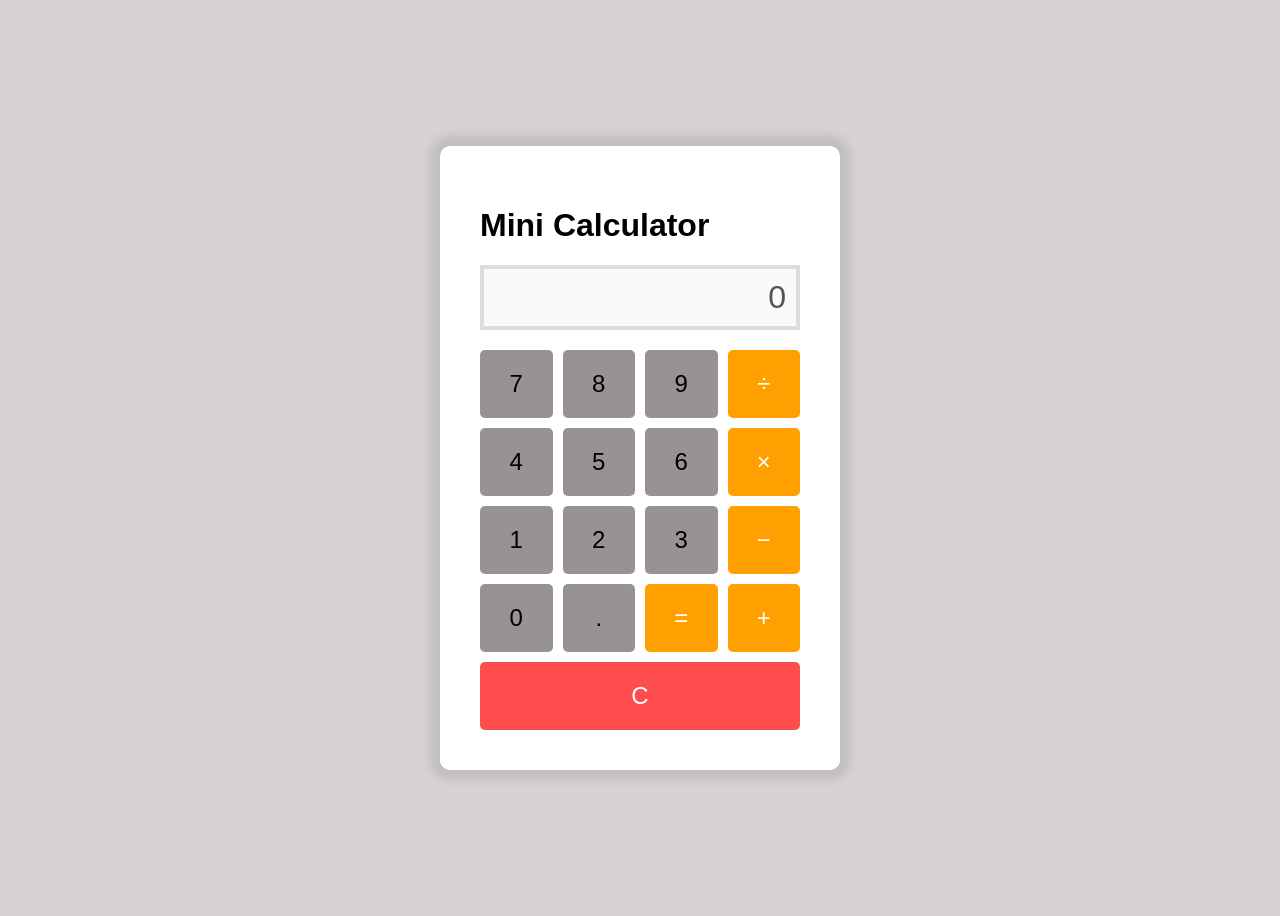
<file: convertor/calculator/index.html>
<!DOCTYPE html>
<html lang="en">
<head>
  <meta charset="UTF-8">
  <meta name="viewport" content="width=device-width, initial-scale=1.0">
  <title>Mini Calculator</title>
  <link rel="stylesheet" href="style.css">
</head>
<body>
  <div class="calculator">
    <h1>Mini Calculator</h1>
    <div class="display">
      <input type="text" id="display" placeholder="0" disabled />
    </div>
    <div class="buttons">
      <button class="btn" data-value="7">7</button>
      <button class="btn" data-value="8">8</button>
      <button class="btn" data-value="9">9</button>
      <button class="btn operator" data-value="/">÷</button>
      <button class="btn" data-value="4">4</button>
      <button class="btn" data-value="5">5</button>
      <button class="btn" data-value="6">6</button>
      <button class="btn operator" data-value="*">×</button>
      <button class="btn" data-value="1">1</button>
      <button class="btn" data-value="2">2</button>
      <button class="btn" data-value="3">3</button>
      <button class="btn operator" data-value="-">−</button>
      <button class="btn" data-value="0">0</button>
      <button class="btn" data-value=".">.</button>
      <button class="btn operator" data-value="=">=</button>
      <button class="btn operator" data-value="+">+</button>
      <button class="btn clear" data-value="C">C</button>
    </div>
  </div>
  <script src="script.js"></script>
</body>
</html>
</file>
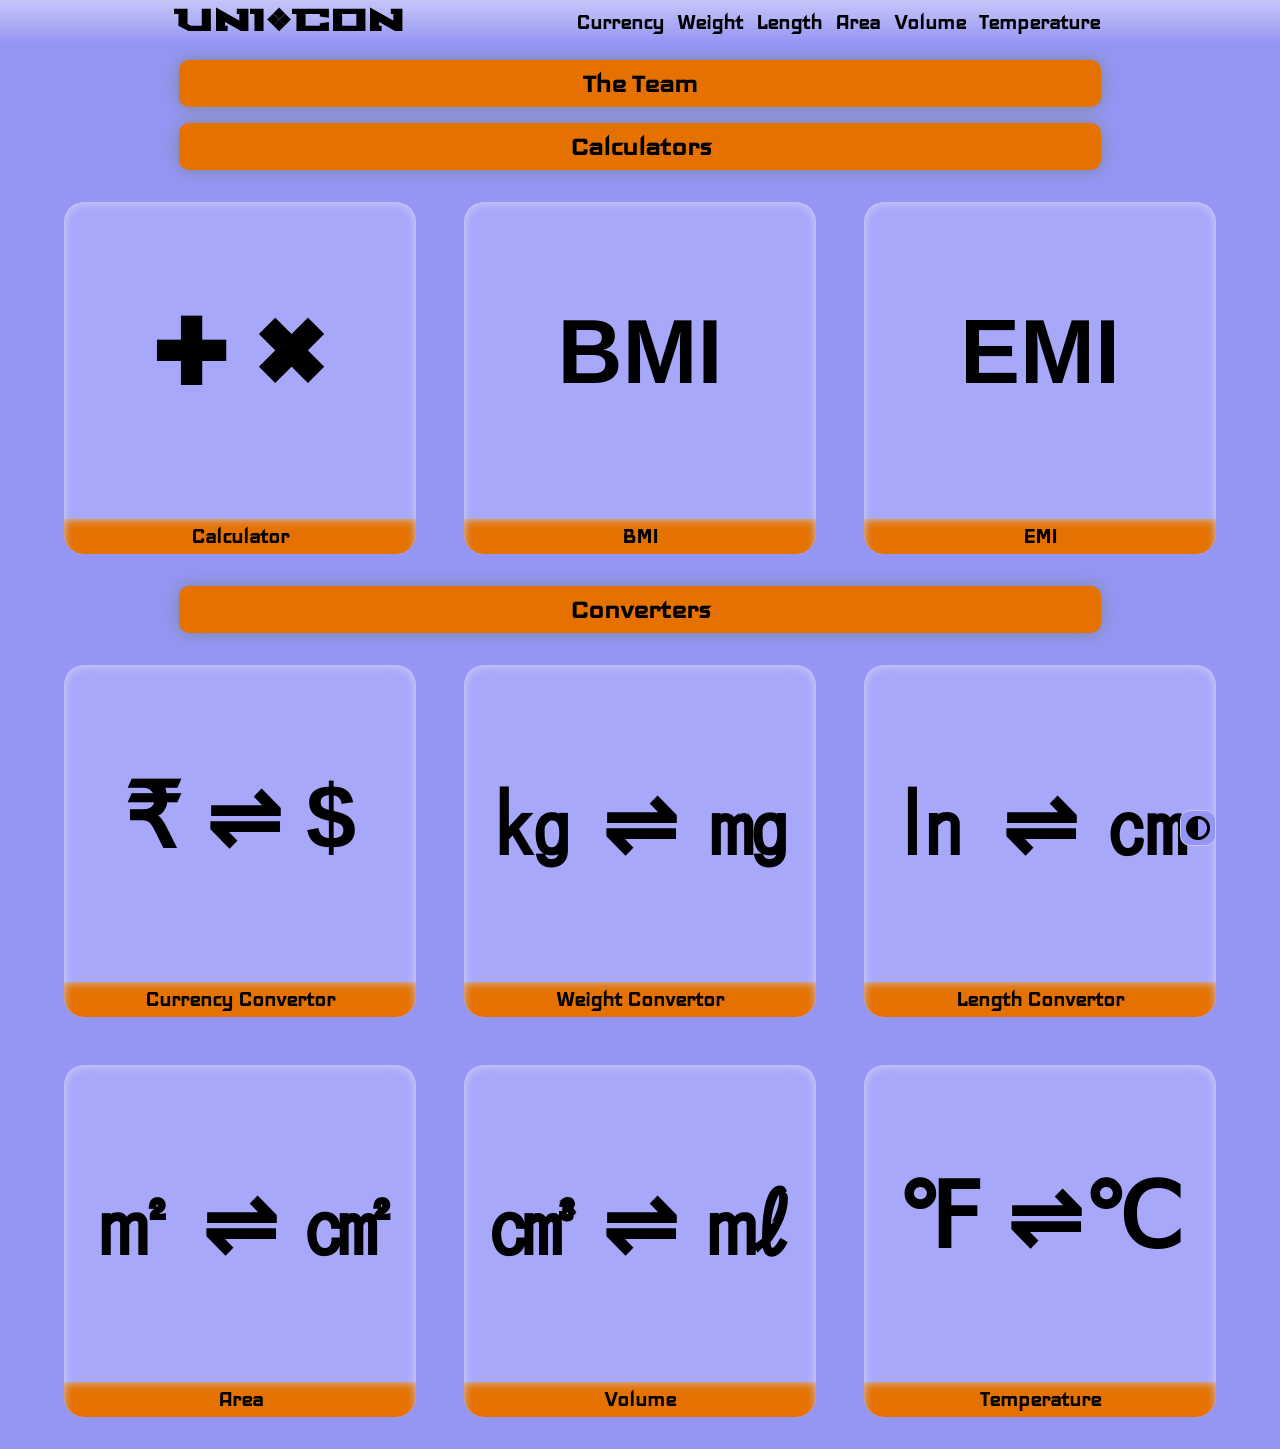
<file: convertor/theSquad/index.html>
<!DOCTYPE html>
<html lang="en">
<head>
    <meta charset="UTF-8">
    <meta
  name="description"
  content="An Universal Converter">
    <meta name="viewport" content="width=device-width, initial-scale=1.0">
    <link rel="stylesheet" href="style.css">
<link href="https://fonts.googleapis.com/css2?family=Iceland&display=swap" rel="stylesheet">
    <link rel="stylesheet" href="https://fonts.googleapis.com/css2?family=Material+Symbols+Outlined:opsz,wght,FILL,GRAD@24,400,0,0&icon_names=dark_mode" />
    <link rel="stylesheet" href="https://cdnjs.cloudflare.com/ajax/libs/font-awesome/6.7.1/css/all.min.css" integrity="sha512-5Hs3dF2AEPkpNAR7UiOHba+lRSJNeM2ECkwxUIxC1Q/FLycGTbNapWXB4tP889k5T5Ju8fs4b1P5z/iB4nMfSQ==" crossorigin="anonymous" referrerpolicy="no-referrer" />
    <link rel="icon" href="https://cdn.worldvectorlogo.com/logos/tqs.svg">
    <link rel="preconnect" href="https://fonts.googleapis.com">
<link rel="preconnect" href="https://fonts.gstatic.com" crossorigin>
<link href="https://fonts.googleapis.com/css2?family=Stalinist+One&display=swap" rel="stylesheet">
    <title>The Duo</title>
</head>
<body id="">
    <nav>
        <div class="logoDiv">
            <!-- <h2><span id="t">T</span>he <span id="D">D</span>uo </h2> -->
    <p class="tagLine"><span> UNI❖</span>CON</p>
        </div>
        <div class="menuDiv">
            <ul>
                <li><a href="/currencyConvertor/index.html">
                    <!-- <i class="fa-solid fa-indian-rupee-sign"></i> -->
                    <p>Currency</p>
                </a></li>
                <li><a href="/weight/index.html">
                    <!-- <i class="fa-solid fa-weight-hanging"></i> -->
                    <p>Weight</p>
                </a></li>
                <li><a href="/length/index.html">
                    <!-- <i class="fa-solid fa-ruler"></i> -->
                    <p>Length</p>
                </a></li>
                <li><a href="/area/index.html">
                    <!-- <i class="fa-solid fa-person-running"></i> -->
                    <p>Area</p>
                </a></li>
                <li><a href="/volume/index.html">
                    <!-- <i class="fa-solid fa-money-bill-transfer"></i> -->
                    <p>Volume</p>
                </a></li>
                <li><a href="/temperature/index.html">
                    <!-- <i class="fa-solid fa-temperature-three-quarters"></i> -->
                    <p>Temperature</p>
                </a></li>
            </ul>
            
        </div>
        <!-- <div class="contactUsDiv">
            <button>Contact Us</button>
            <button>Call</button>
            <button>Message</button>
           
        </div> -->
    </nav>

    <h1 id="membersToggle" class="conBtn"> The Team </h1>
    <div class="cardCont">
        <div class="card" id="ravi">
            <i class="fa-solid fa-user" id="cardPhoto"></i>
            <!-- <img id="cardPhoto" src="https://img.freepik.com/free-photo/man-wearing-red-bow-tie-man-wearing-red-bow-tie-doing-two_1298-376.jpg?ga=GA1.1.868211576.1685448331&semt=ais_hybrid" alt=""> -->
            <div class="cardDetails">
                <h2 class="effect" id="name">Ravi Kumar</h2>
                <p id="nameInfo">Web Developer || Problem Solver</p>
                <p id="rollNo">Enroll. : <strong>0111CS221171</strong></p>
                <div class="contactLinkDiv">
                    
                    <a id="linkedInLinkBtn" class="button" href=""><i class="fa-brands fa-linkedin"></i></a>
                    <a id="mailLinkBtn" class="button" href=""><i class="fa-solid fa-envelope"></i></a>
                    <a  id="gitHubLinkBtn" class="button" href=""> <i class="fa-brands fa-github"></i></a>
                </div>
            </div>
            
        </div>
        
        <div class="card" id="vaidik">
            <i class="fa-solid fa-user" id="cardPhoto"></i>
            <!-- <img id="cardPhoto" src="https://img.freepik.com/premium-photo/young-hipster-man-with-his-arms-crossed_1368-14150.jpg?ga=GA1.1.868211576.1685448331&semt=ais_hybrid" alt=""> -->
            <div class="cardDetails">
                <h2 class="effect"  id="name">Vaidik Choudary</h2>
                <p id="nameInfo">Web Developer || Problem Solver</p>
                <p id="rollNo">Enroll. : <strong>0111CS221229</strong></p>
                <div class="contactLinkDiv">
                    <a id="linkedInLinkBtn" class="button"  href=""><i class="fa-brands fa-linkedin"></i></a>
                    <a  id="gitHubLinkBtn" class="button" href=""><i class="fa-brands fa-github"></i></a>
                    <a id="mailLinkBtn" class="button" href=""><i class="fa-solid fa-envelope"></i></a>
                </div>
            </div>
        </div>
    </div>

    <h1 class="conBtn" >Calculators</h1>
    <div class="projectCont">
        
            
        <a href="/calculator/index.html">
            <div class="projectCard" id="CurrencyConvertor">
                <div class="projectImgDiv">
                <!-- <img src="/theSquad/currency.png" alt=""> -->
                 <p  class="cardLogo">&#10010; &#10006; </p>
                <div class="projectInfoDiv">
                    <h2>Calculator</h2>
                <p>A length converter changes one unit of length (like meters or feet) into another. <br><br>
                    It’s useful for construction, design, travel, and measurements in various fields.</p>
                </div>
                </div>
            </div>
        </a>
    
        <a href="/BMI/index.html">
            <div class="projectCard" id="CurrencyConvertor">
                <div class="projectImgDiv">
                    <p class="cardLogo ">BMI</p>
                <div class="projectInfoDiv">
                    <h2 >BMI</h2>
                <p>A length converter changes one unit of length (like meters or feet) into another. <br><br>
                    It’s useful for construction, design, travel, and measurements in various fields.</p>
                </div>
                </div>
            </div>
        </a>
    
        <a href="/EMI/index.html">
            <div class="projectCard" id="CurrencyConvertor">
                <div class="projectImgDiv">
                    <p class="cardLogo">EMI</p>
                <div class="projectInfoDiv">
                    <h2>EMI</h2>
                <p>A length converter changes one unit of length (like meters or feet) into another. <br><br>
                    It’s useful for construction, design, travel, and measurements in various fields.</p>
                </div>
                </div>
            </div>
        </a>
    
    
        </div>
        


    <h1 id="miniProject" class="conBtn">Converters</h1>
    <div class="projectCont">
    <a href="/currencyConvertor/index.html">    
        <div class="projectCard" id="CurrencyConvertor">
            <div class="projectImgDiv">
                <p class="cardLogo">&#8377; ⇌ &#36;</p>
            <div class="projectInfoDiv">
                <h2>Currency Convertor</h2>
            <p>A currency converter changes one currency into another based on current exchange rates.
               <br> <br> It’s useful for travel, international transactions, and global business.</p>
            </div>
            </div>
        </div>
    </a>

        <a href="/weight/index.html">
        <div class="projectCard" id="CurrencyConvertor">
            <div class="projectImgDiv">
                <p class="cardLogo">&#13199; ⇌ &#13198;</p>
            <div class="projectInfoDiv">
                <h2>Weight Convertor</h2>
            <p>A mass converter changes one unit of mass (like grams or pounds) into another.
             <br><br>   It’s helpful for cooking, science, and industries that require precise measurements.</p>
            </div>
            </div>
        </div>
    </a>

    <a href="/length/index.html">
        <div class="projectCard" id="CurrencyConvertor">
            <div class="projectImgDiv">
                <p class="cardLogo">&#13265; ⇌ &#13213;</p>
            <div class="projectInfoDiv">
                <h2>Length Convertor</h2>
            <p>A length converter changes one unit of length (like meters or feet) into another. <br><br>
                It’s useful for construction, design, travel, and measurements in various fields.</p>
            </div>
            </div>
        </div>
    </a>

    <a href="/area/index.html">
        <div class="projectCard" id="CurrencyConvertor">
            <div class="projectImgDiv">
                <p class="cardLogo">&#13217; ⇌  ㎠</p>
            <div class="projectInfoDiv">
                <h2>Area</h2>
            <p>A length converter changes one unit of length (like meters or feet) into another. <br><br>
                It’s useful for construction, design, travel, and measurements in various fields.</p>
            </div>
            </div>
        </div>
    </a>

    <a href="/volume/index.html">
        <div class="projectCard" id="CurrencyConvertor">
            <div class="projectImgDiv">
                <p class="cardLogo">㎤ ⇌ ㎖</p>
            <div class="projectInfoDiv">
                <h2>Volume</h2>
            <p>A length converter changes one unit of length (like meters or feet) into another. <br><br>
                It’s useful for construction, design, travel, and measurements in various fields.</p>
            </div>
            </div>
        </div>
    </a>

    <a href="/temperature/index.html">
        <div class="projectCard" id="CurrencyConvertor">
            <div class="projectImgDiv">
                <p class="cardLogo">&#8457; ⇌&#8451;</p>
            <div class="projectInfoDiv">
                <h2>Temperature</h2>
            <p>A length converter changes one unit of length (like meters or feet) into another. <br><br>
                It’s useful for construction, design, travel, and measurements in various fields.</p>
            </div>
            </div>
        </div>
    </a>


    </div>
    
   
</img>


        <div class="MmenuDiv">
            <ul>
                <li><a href="/currencyConvertor/index.html">
                    <i class="fa-solid fa-indian-rupee-sign"></i>
                    <p>Currency</p>
                </a></li>
                <li><a href="/weight/index.html">
                    <i class="fa-solid fa-weight-hanging"></i>
                    <p>Weight</p>
                </a></li>
                <li><a href="/length/index.html">
                    <i class="fa-solid fa-ruler"></i>
                    <p>Length</p>
                </a></li>
                <li><a href="/area/index.html">
                    <i class="fa-solid fa-person-running"></i>
                    <p>Area</p>
                </a></li>
                <li><a href="/volume/index.html">
                    <i class="fa-solid fa-money-bill-transfer"></i>
                    <p>Volume</p>
                </a></li>
                <li><a href="/temperature/index.html">
                    <i class="fa-solid fa-temperature-three-quarters"></i>
                    <p>Temperature</p>
                </a></li>
            </ul>
            
        </div>
        
        <!-- 
            <footer>
                <h1>Universal Converter</h1>
                <div class="listDiv">
                    <ul>
                        <li><a href="">Currency Convertor</a></li>
                        <li><a href="">Length</a></li>
                    <li><a href="">Weigth</a></li>
                    <li><a href="">EMI</a></li>
                    <li><a href="">Temperature</a></li>
                </ul>
            </div>
            
        </footer> -->
        <footer>
            
        </footer>

        <!-- <a  title="home" id="homeBtn" href="/theSquad/index.html"><i class="fa-solid fa-house"></i></a> -->
        <!-- <img title="Switch Mode"  id="darkModeBtn" src="https://cdn-icons-png.flaticon.com/128/1312/1312343.png"  class="material-symbols-outlined"> -->
        <i class="fa-solid fa-circle-half-stroke"  id="darkModeBtn"></i>
        
    <script src="script.js"></script>
</body>
</html>
</file>
<file: convertor/calculator/style.css>
body {
    display: flex;
    justify-content: center;
    align-items: center;
    height: 100vh;
    background-color: #d7d3d3;
    font-family: Arial, sans-serif;
    
  }
  
  .calculator {
    background: white;
    padding: 40px;
    border-radius: 10px;
    box-shadow: 0 0 10px 10px rgba(0, 0, 0, 0.1);
    width: 20rem;
    height: auto;
    overflow: hidden;
  }
  
  .display {
    margin-bottom: 10px;
  }
  
  .display input {
    width: 100%;
    font-size: 2em;
    text-align: right;
    padding: 10px;
    border: 4px solid #ddd;
    margin-bottom: 10px;
    outline: none;
    box-sizing: border-box;
  }
  
  .buttons {
    display: grid;
    grid-template-columns: repeat(4, 1fr);
    gap: 10px;
  }
  
  .btn {
    padding: 20px;
    font-size: 1.5em;
    background-color: #999292;
    border: none;
    border-radius: 5px;
    cursor: pointer;
    transition: background-color 0.2s;
  }
  
  .btn:hover {
    background-color: #e0e0e0;
  }
  
  .operator {
    background-color: #ff9f00;
    color: white;
  }
  
  .clear {
    grid-column: span 4;
    background-color: #ff4c4c;
    color: white;
  }
</file>
<file: convertor/theSquad/style.css>
.iceland-regular {
    font-family: "Iceland", sans-serif;
    font-weight: 400;
    font-style: normal;
  }
  .stalinist-one-regular {
    font-family: "Stalinist One", sans-serif;
    font-weight: 400;
    font-style: normal;
  }
  
*{
    padding: 0;
    margin: 0;
    box-sizing: border-box;
    scroll-behavior: smooth;
    user-select: none;
}
.effect::before{
    opacity: 0;
    transition: all ease 300ms;
    z-index: 1;
    content: " ";
    width: 10%;
    height: 5%;
    border-radius: 1000px;
    position: absolute;
    left:44%;
    bottom: -10%;
    background-color:var(--prim) ;
}
.effect:hover::before{
    position: absolute;
    opacity: 1;
    z-index: -1;
    bottom:100%;
    height: 100%;
    border-radius: 10px;
    
    width: 100%;
    left: 0;
    bottom:0;
     transition: all ease 330ms;
     background-color: var(--prim);
     color:var(--ter);
 }
button{
    cursor: pointer;
    font-size: 16px;
    min-width: fit-content;
    border:none;
    padding:1rem .41em; 
    color:var(--ter);
    width: 15%;
    border: 1px solid var(--shadow);
    border-radius: 500px;
    background-color: var(--sec);
    
}
button:hover{
    color:var(--shadow);
    border:1px solid var(--light_sec);
    background-color: var(--light_sec);
    backdrop-filter: blur(5px);
    transition: all ease 300ms;
}
button:active{
    box-shadow: inset 0em 0em 5px var(--ter) ;
}
.button{
    cursor: pointer;
    font-size: 18px;
    font-weight: bold;
    min-width: fit-content;
    border:none;
    padding:.1rem .41em; 
    width: 15%;
    /* border: 1px solid var(--shadow); */
    border-radius: 500px;
    background-color: var(--sec);
    
}
.button:hover{
    color:var(--shadow);
    border:1px solid var(--light_sec);
    background-color: var(--light_sec);
    backdrop-filter: blur(5px);
    transition: all ease 300ms;
}
.button:active{
    box-shadow: inset .2em .2em 5px var(--ter) ;
}
html{
    
}
body{
    overflow-x: hidden;
    background-color: var(--prim);
    transition:  all ease 300ms;
    width: 100vw;
    /* overflow: hidden; */
    font-family: 'Segoe UI', Tahoma, Geneva, Verdana, sans-serif;
    --orange:#e57200;
    --prim:#9595f3;
    --sec:#c7caf4;
    --light_sec:#b0b0fc71;
    --ter: black;
    --shadow:rgba(255, 255, 255, 0.466);
}
body::-webkit-scrollbar{
    width: 20px;
    background-color: var(--shadow);
}
body::-webkit-scrollbar-thumb{
    width: 20px;
    color:var(--ter);
    background-color: var(--prim);
    border-radius: 20px;
    box-shadow: inset 3px 4px var(--ter) ;
}

.darkMode{
    --prim:rgb(0, 0, 0) !important;
--sec:rgba(89, 89, 89, 0.935) !important;
--light_sec:rgba(117, 117, 117, 0.438) !important;
--ter: rgb(255, 255, 255) !important;
--shadow:rgba(167, 163, 163, 0.791) !important;
} 

nav{
    z-index: 99;
    position:sticky;
    top:0%;
    backdrop-filter: blur(3px);
    /* box-shadow: 10px 10px 10px var(--light_sec); */
    /* border-radius: 0px 0px 20px 20px; */
    /* background-color: var(--prim); */
    background-image: linear-gradient(to bottom,var(--shadow),var(--prim)); 
    gap:.5rem;
    width: 100vw;
    padding:0rem 1rem;
    display: flex;
    flex-wrap: wrap;
    align-items: center;
    justify-content: space-evenly;
    transition: all ease 300ms;
}
nav>div{
    text-align: center;
    /* flex-grow: 1; */
}
.logoDiv{
    position: relative;
    /* margin-left: -4em; */
    max-width: fit-content;
    /* border: 1px solid var(--ter); */
    display: flex;
    flex-direction: column;
    justify-content: start;
    align-items: start;

}
.tagLine{
    font-family: "Stalinist One", sans-serif;
    width: fit-content;
    font-size: 30px;
    color: var(--ter) !important;
    /* text-shadow: 0px 0px 15px var(--ter); */
}
.logoDiv h2{
    color:var(--ter);
    font-family:Georgia, 'Times New Roman', Times, serif;
    font-weight: bolder;
}
.logoDiv h2 span{
    font-family:'Franklin Gothic Medium', 'Arial Narrow', Arial, sans-serif;
    font-size: 28px;
    /* color: var(--ter); */
}
nav:hover .logoDiv h2 span{
    transition:all ease 300ms;
    color: red;
}
.logoDiv p{
    min-width: 160px;
    font-weight: bold;
    text-align: left;
    color:var(--ter);
}   
.logoDiv p span{
    /* text-decoration:  underline var(--ter) ; */
}
.menuDiv{
    overflow: hidden;
    height: 100%;
    /* align-self: self-start; */
    /* justify-self: start; */
    width: fit-content;
    border-radius: 0px 0px 20px 20px;
    font-family: "Iceland", sans-serif;
    /* border:1px solid var(--ter); */
}
.menuDiv ul{
    /* width: fit-content; */
    /* border: 2px solid var(--orange); */
    /* background-color: #ed870a43; */
    list-style: none;
    display: flex;
    flex-wrap: wrap;
    align-items: center;
    justify-content: center;
    /* width: 100%; */
    overflow: hidden;
}
.menuDiv li{
    position: relative;
    cursor: pointer;
    padding:.41em;
    /* background-color: var(--sec); */
    /* border:1px solid var(--shadow); */
    /* border-radius: 200px; */
}

.menuDiv li:hover{
    /* border:1px solid transparent; */
    transition: all ease 300ms;
    color:var(--shadow);
    /* border:1px solid var(--light_sec); */
    /* background-color: var(--light_sec); */
    backdrop-filter: blur(5px);
}
.menuDiv li:active{
    box-shadow: inset 0px 0px 4px var(--ter) ;
    background-color: var(--sec);
    /* box-shadow: inset 2px 2px 4px var(--ter); */
    transition: all ease 300ms;
    color:var(--shadow);

}
.menuDiv a{
    /* border:1px solid var(--ter); */
    text-decoration: none;
    color:var(--ter);
    font-size: 24px;
    font-weight: bold;
}
.menuDiv li:hover a{
    color:var(--shadow);
}


.contactUsDiv{
    font-family: "Iceland", sans-serif;
    /* border:1px solid var(--ter); */
    display: flex;
    align-items: center;
    justify-content: center;
    gap:10px;

}
.contactUsDiv button{
    cursor: pointer;
    font-size: 16px;
    min-width: fit-content;
    border:none;
    padding:1rem .41em;  
    width: 15%;
    /* border: 1px solid var(--shadow); */
    border-radius: 500px;
    /* background-color: var(--sec); */
    
}
.contactUsDiv button:hover{
    color:var(--shadow);
    border:1px solid var(--light_sec);
    background-color: var(--light_sec);
    backdrop-filter: blur(5px);
    transition: all ease 300ms;
}
.contactUsDiv button:active{
    box-shadow:  inset 0px 0px 4px var(--ter);

}







.cardCont{
    font-family: "Iceland", sans-serif;
    /* margin-top: 200px; */
    width: 90vw;
    margin-left: 5vw;
    /* margin:2rem 0rem; */
    /* border-radius: 100px; */
    display: flex;
    flex-wrap: wrap;
    gap:3rem;
    align-items: center;
    justify-content:center;
    position: relative;
    overflow: hidden;
}
#membersToggle{
    /* border-radius: 10px;
    width: 160px;
    text-align: center;
    padding: 8px;
    color:black;
    background-color: var(--orange);
    font-family: "Iceland", sans-serif; */
    cursor: pointer;
    margin-block: 1rem;
    /* margin-left: 2rem; */
    /* text-decoration: underline; */
    /* text-decoration: ; */
}
#membersToggle span{
    text-decoration: none !important;
    font-size: 12px;
}
.card{
    margin-bottom: 2em;
    box-shadow: inset 0px 0px 2px var(--sec);
    background-color: var(--light_sec);
    /* border: 1px solid var(--ter); */
    position: relative;
    /* margin-block: 1rem; */
    overflow: hidden;
    /* width: 100%; */
    justify-content: space-evenly;
    display: none;
    flex-wrap: wrap-reverse;
    align-items: stretch;
    width: 20rem;
    height: 20rem;
    transition: all ease 300ms;
    border-radius: 20px;
    /* border: 1px solid var(--ter); */
    transition: all ease 300ms;
}
.cardShow{
    transition: all ease 300ms;
    display: flex !important;
}
.card:hover #cardPhoto{
    font-size: 200px;
    color: var(--prim);
    transition: all ease-in 300ms;
    scale:1.2;
    border-radius: 1000px;
    filter: grayscale(.6);
    
}
.card:hover{
    transition: all ease 300ms;
    border: 0px ;
    box-shadow: 0px 0px 10px var(--shadow);
}
/* .card:hover #name{
    transition: all ease 300ms;
    background-color: var(--prim);  
    }
    .card:hover #rollNo{
        transition: all ease 300ms;
        text-decoration: underline;
        }
        .card:hover #cardPhoto{
            transition: all ease 300ms;
            filter: saturate(1);
            }
   .card:hover #cardPhoto{
    scale: 1.12;
    } */
    .card>div{
        transition: all ease 300ms;
        background-size: cover;
        background-repeat: no-repeat;
    background-attachment: fixed;
    background-position: center;
    min-width: fit-content;
}
.cardDetails{
    
    position: absolute;
    bottom:-100%;;
    height: 100%;
    width: 100%;
    background-color: var(--light_sec);
    backdrop-filter: blur(5px);
    padding-inline: 2rem;
    display: flex;
    justify-content:center;
    align-items: center;
    color:var(--ter);
    flex-direction: column;
    transition: all ease 300ms;
    
}
.card:hover .cardDetails{
    transition: all ease 300ms;
    position: absolute;
    bottom:0%;
}
#name{
    position: relative;
    width: fit-content;
    border-radius: 100px;
    transition: all ease 300ms;
    padding:.21em 1em;
}
#nameInfo{
    margin-block: .5em;
}
.contactLinkDiv{
    margin-top: 2rem;
    display: flex;
    flex-wrap: wrap;
    gap:.5em
}



#cardPhoto{
    color:var(--ter);
    margin-top: 30%;
    /* height: 100%; */
    font-size: 100px;
    /* min-width: 50%; */
    /* max-width: 100%; */
    transition: all ease 300ms;
}



.conBtn{
    box-shadow: 0px 0px 15px lightslategrey;
    text-align: center;
    border-radius: 10px;
    width: 72vw;
    margin:auto;
    padding: 8px;
    color:black;
    background-color: var(--orange);
    font-family: "Iceland", sans-serif;
    /* text-decoration: underline; */
    /* margin-left: 2rem; */
}
.projectCont{
    /* margin-left: 2rem; */
    padding:2rem  4rem;
    width: 100vw;
    display: flex;
    flex-wrap: wrap;
    gap:3rem;
    align-items: center;
    justify-content: center;
}
.projectCont div{
    transition: all ease 300ms;
    /* box-shadow: 0px 0px 15px lightslategray;
    background-color: var(--sec); */
    
    box-shadow: inset 0px 0px 10px var(--sec);
    background-color: var(--light_sec);
    /* background-color: var(--orange); */
    width: 22rem;
    height: 22rem;
    /* flex-grow: 1; */
    /* padding: 1rem; */
    border-radius: 20px;
    overflow: hidden; 
    display: flex;
    flex-direction: column;
    align-items: center;
    /* border:2px solid var(--ter); */
    /* flex-basis: 30%; */
    /* max-width: 60%; */
    /* min-width: fit-content; */
    }

    .projectCont a{
        color: var(--ter);
        /* font-size: 40px; */
        text-decoration: none;
    }
    
    .projectCard:hover{
        cursor: pointer;
        transition: all ease 300ms;
        box-shadow: 0px 0px 10px gray;
        border: 0px solid transparent;
    }
    .projectImgDiv{
    position: relative;
    overflow: hidden;
}
/* background-color: transparent; */
/* .projectImgDiv img{
    transition: all ease 300ms;
    width: 100%;
    aspect-ratio: 1/1;
}
.projectCard:hover .projectImgDiv img{
    transition: all ease 300ms;
    scale:1.1;
    filter: grayscale(.71);
} */
.cardLogo{
    /* font-family: "Iceland", sans-serif; */
    font-weight: bold;
    margin-top: 28%;
    font-size: 90px;
    color:var(--ter);
    transition: all ease 300ms;

}
.cardLogo sup{
    /* font-family: "Iceland", sans-serif; */
    font-size: 40px;
    font-weight: bold;
    /* font-family: Georgia, 'Times New Roman', Times, serif; */
}
.projectInfoDiv{
    box-shadow:  0px 0px 10px;
    background-color: var(--orange) !important;
    font-size: 80%;
    color:var(--ter);
    border-radius: 0px !important;
    padding-block: .5em;
    display: flex;
    flex-direction:column;
    align-items: start;
    justify-content: start;
    position: absolute;
    bottom: -90%;
    transition: all ease 300ms;
    width: 100%;
}
.projectInfoDiv h2{
    /* background-color: var(--orange); */
    font-family: "Iceland", sans-serif;
    font-size: 24px;
    font-weight: bold;
}
/* .projectCard:hover .projectInfoDiv h2{
    font-size: 60px;
} */
 .projectCard{

 }
.projectInfoDiv p{
    font-family: "Iceland", sans-serif;
    margin-inline: 10%;
    font-size: 20px;
    margin-top: 30%;
    color:var(--ter);
}
.projectInfoDiv:hover{
    transition: all ease 300ms;
    color: var(--shadow);
}
.projectCard:hover .projectInfoDiv{
    background-color: #ed870a4d !important;
    backdrop-filter: blur(8px);
    transition: all ease 300ms;
    position: absolute;
    bottom: 0%;
    font-weight: bold;
}
.projectCard:hover .cardLogo{
    /* color: var(--sec) !important; */
    transition: all ease 300ms;
    font-size: 120px;
    color: var(--sec) !important;
}
.MmenuDiv{
    display: none;
}



#darkModeBtn{ 
    width: fit-content;
    max-width: 50px;
    font-size: 24px;
    position: fixed;
    right: 5%;
    bottom: 6%;
    border: 1px solid var(--shadow);
    padding:.3rem;
    border-radius: 10px;
    background-color: var(--prim);
    color:var(--ter);
    cursor: pointer;
}
#darkModeBtn:hover{
    border-color: var(--light_sec);
    color: var(--shadow);
    transition: all ease 300ms;
    /* box-shadow: inset 2px 2px 4px var(--ter); */
}
#darkModeBtn:active{
    box-shadow: inset 0px 0px 4px var(--ter);
    border-color: transparent;
}



#homeBtn{
    z-index: 199;
    width: 50px;
    position: fixed;
    right: 5%;
    bottom: 8%;
    margin-bottom: 45px;
    border: 1px solid var(--shadow);
    padding:.6rem;
    border-radius: 10px;
    background-color: var(--prim);
    color:var(--ter);
    cursor: pointer;
  }
  #homeBtn:hover{
    border-color: var(--light_sec);
    color: var(--shadow);
    transition: all ease 300ms;
    /* box-shadow: inset 2px 2px 4px var(--ter); */
  }


@media (max-width:600px )
{
    body{
        margin-bottom: 45px;
        position: relative;
    }
    nav{
        justify-content: start;
    }
    .menuDiv{
        display: none;
    }
    .MmenuDiv{
        font-size: 13px;
        z-index: 99;
        display: flex;
        /* align-items: center; */
        /* justify-content: center; */
        position: fixed;
        bottom: 0%;
        background-color: var(--sec);
        width: 100%;
        height: 45px;
        border-radius: 20px 20px 0px 0px;
    }    
    .MmenuDiv ul{
        width: 100%;
        list-style-type: none;
        align-items: center;
        display: flex;
        justify-content:space-evenly;
        text-align: center;
    }
    .MmenuDiv ul>a{
        flex-basis: 15%;
    }
    .MmenuDiv ul>a:hover{
        color:var(--shadow);
        border-radius: 10px 10px 0px 0px;
        border-radius: 5px;
        background-color: var(--prim);
    }
    .MmenuDiv a{

        color:var(--ter);
        text-decoration: none;
    }
    .MmenuDiv img{
        width: 20px;
    }
}
</file>
